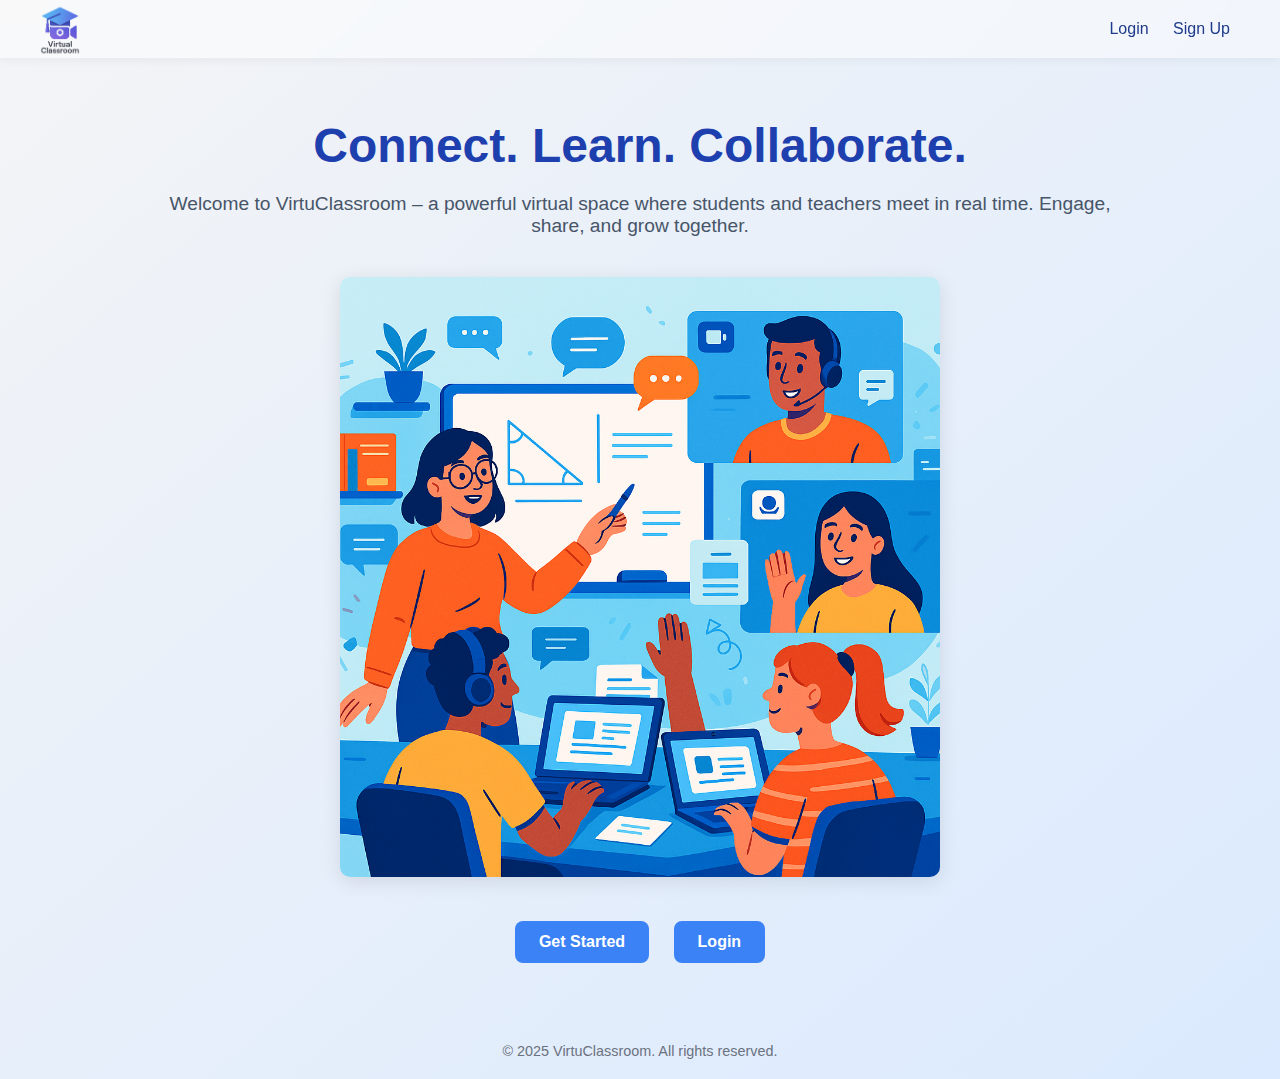
<file: index.html>
<!DOCTYPE html>
<html lang="en">

<head>
    <meta charset="UTF-8" />
    <meta name="viewport" content="width=device-width, initial-scale=1.0" />
    <title>VirtuClassroom - Welcome</title>
    <link rel="stylesheet" href="https://cdnjs.cloudflare.com/ajax/libs/font-awesome/6.4.0/css/all.min.css" />
    <link rel="stylesheet" href="style.css">
</head>

<body>
    <header>
        <div class="logo"><img src="./assets/logo.png" alt="" srcset=""></div>
        <nav class="nav-links">
            <a href="./auth/login.html">Login</a>
            <a href="./auth/signup.html">Sign Up</a>
        </nav>
    </header>

    <section class="main">
        <h1>Connect. Learn. Collaborate.</h1>
        <p>Welcome to VirtuClassroom – a powerful virtual space where students and teachers meet in real time. Engage, share, and grow together.</p>
        <img src="./assets/landing-illustration.png" alt="Illustration" />
        <div class="cta">
            <a href="./auth/signup.html">Get Started</a>
            <a href="./auth/login.html">Login</a>
        </div>
    </section>

    <footer class="footer">
        &copy; 2025 VirtuClassroom. All rights reserved.
    </footer>
</body>

</html>
</file>
<file: style.css>
* {
    margin: 0;
    padding: 0;
    box-sizing: border-box;
}

body {
    font-family: 'Segoe UI', Tahoma, Geneva, Verdana, sans-serif;
    background: linear-gradient(to bottom right, #f3f4f6, #dbeafe);
    min-height: 100vh;
    display: flex;
    flex-direction: column;
    align-items: center;
}

header {
    width: 100%;
    padding: 20px 40px;
    display: flex;
    justify-content: space-between;
    align-items: center;
    background-color: #ffffff77;
    backdrop-filter: blur(8px);
    box-shadow: 0 2px 10px rgba(0, 0, 0, 0.05);
    position: sticky;
    top: 0;
    z-index: 100;
}

.logo {
    font-size: 1.8rem;
    font-weight: bold;
    color: #2563eb;
}

.logo img{
    position: absolute;
    width: 60px;
    left: 30px;
    top: 0;
}

.nav-links a {
    margin: 0 10px;
    text-decoration: none;
    font-weight: 500;
    color: #1e3a8a;
    transition: color 0.3s;
}

.nav-links a:hover {
    color: #3b82f6;
}

.main {
    text-align: center;
    padding: 60px 20px;
    max-width: 1000px;
}

.main h1 {
    font-size: 3rem;
    color: #1e40af;
    margin-bottom: 20px;
}

.main p {
    font-size: 1.2rem;
    color: #475569;
    margin-bottom: 40px;
}

.main img {
    width: 100%;
    max-width: 600px;
    border-radius: 10px;
    box-shadow: 0 4px 20px rgba(0, 0, 0, 0.1);
}

.cta {
    margin-top: 40px;
}

.cta a {
    display: inline-block;
    padding: 12px 24px;
    background-color: #3b82f6;
    color: #fff;
    text-decoration: none;
    font-weight: bold;
    border-radius: 8px;
    margin: 0 10px;
    transition: transform 0.2s, background-color 0.3s;
}

.cta a:hover {
    background-color: #2563eb;
    transform: scale(1.05);
}

.footer {
    margin-top: auto;
    padding: 20px;
    color: #6b7280;
    text-align: center;
    font-size: 0.9rem;
}
</file>
